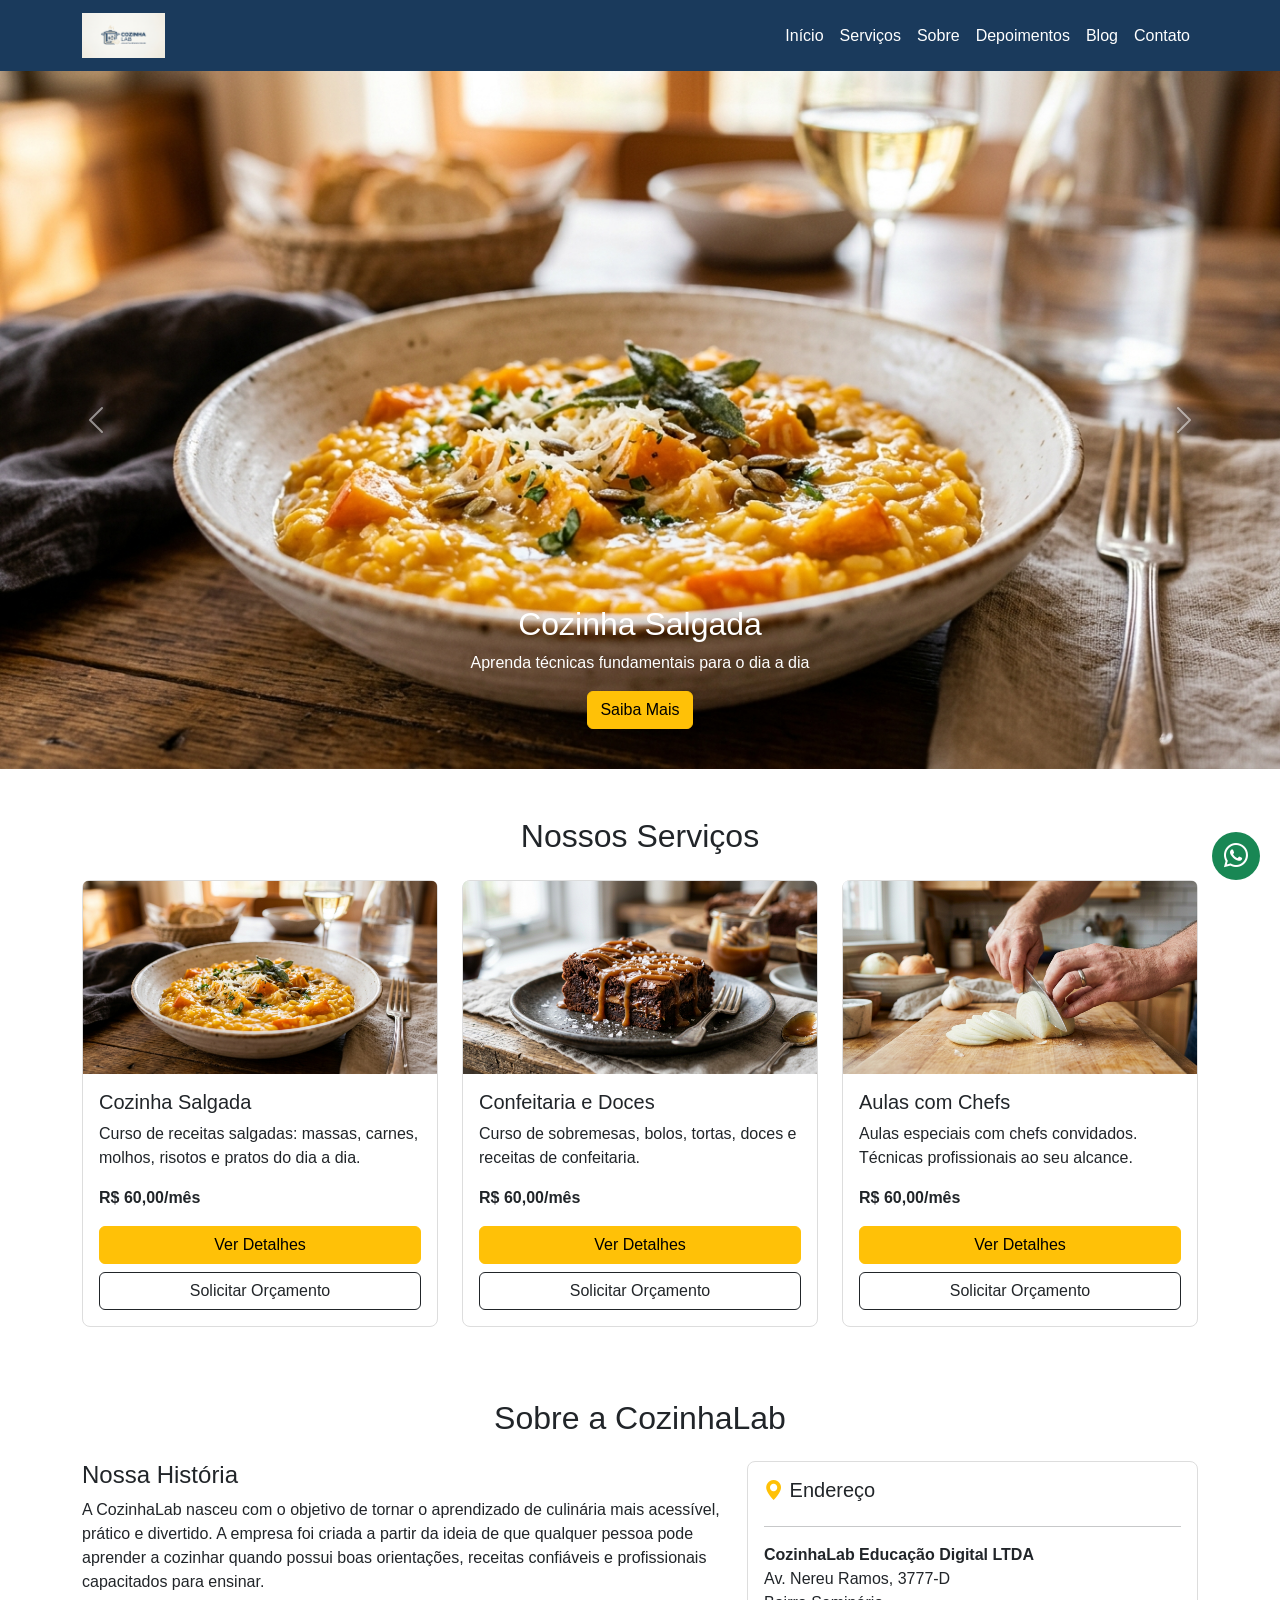
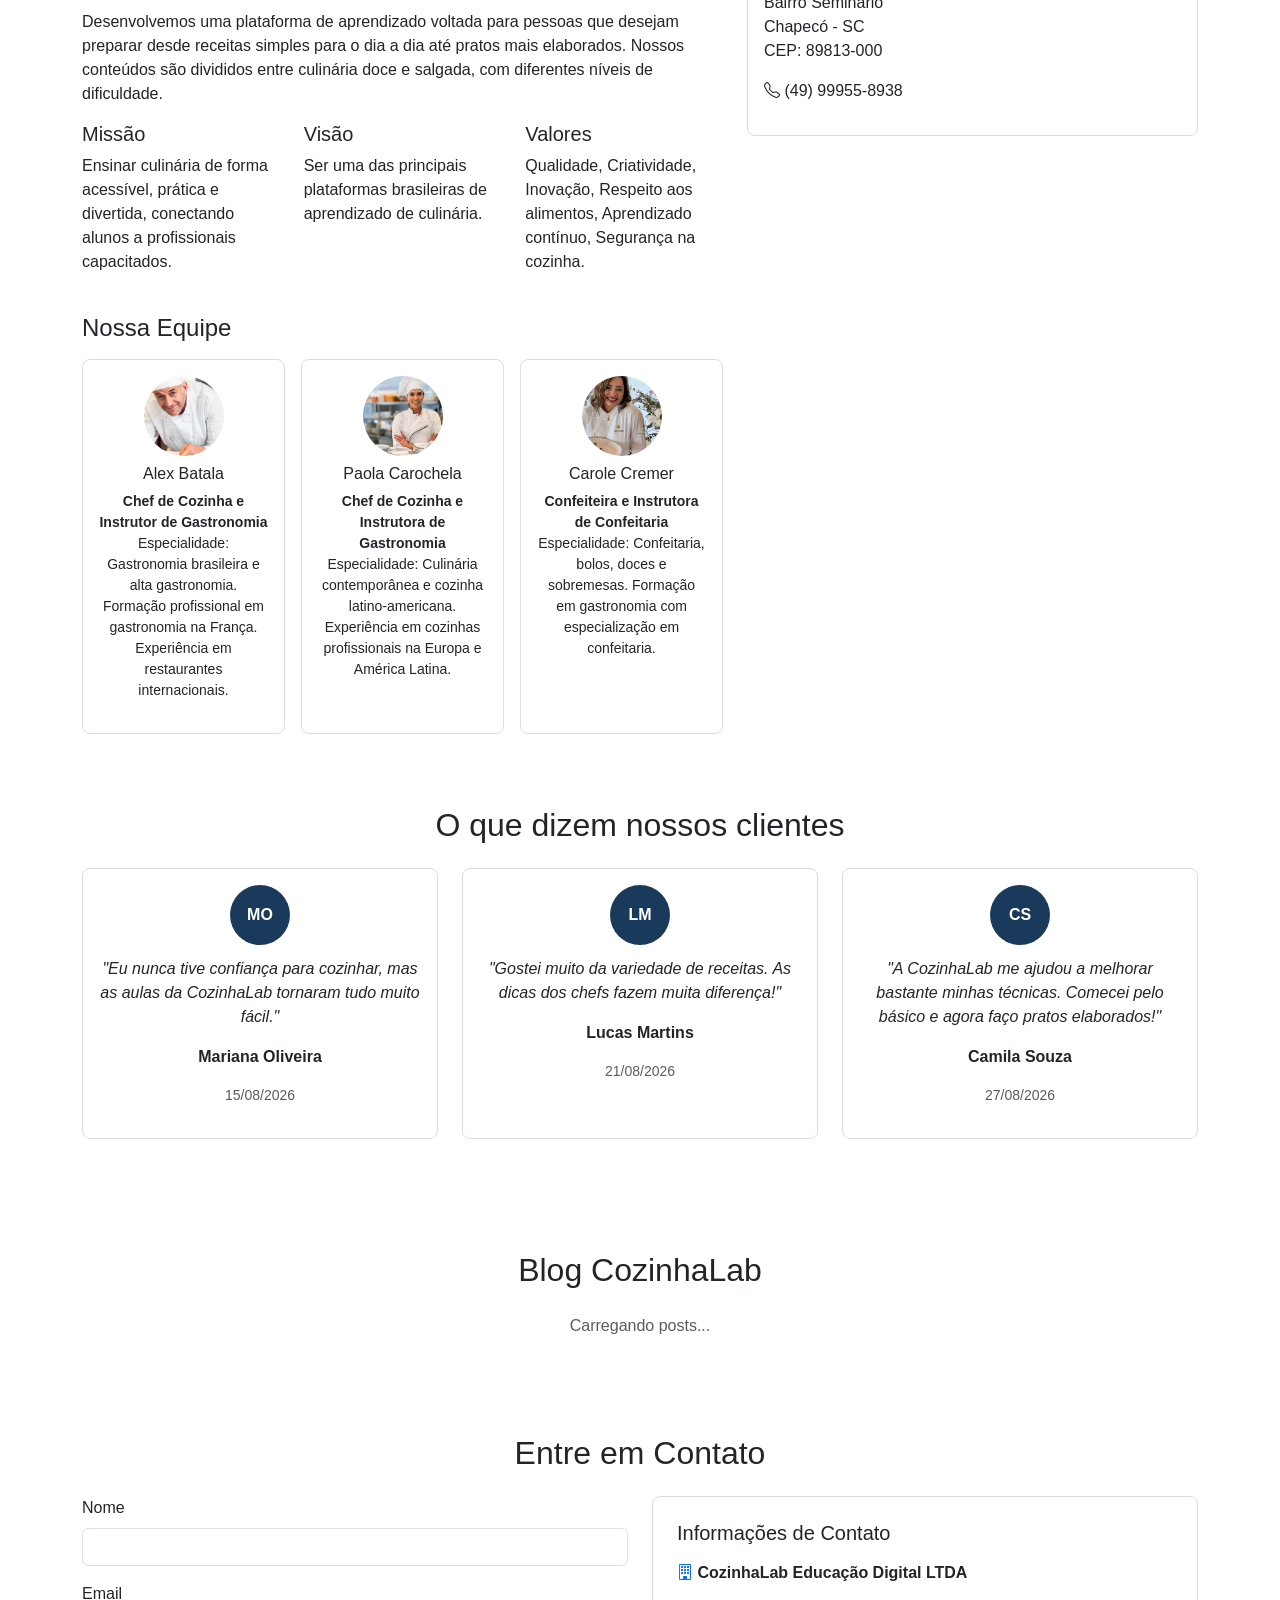
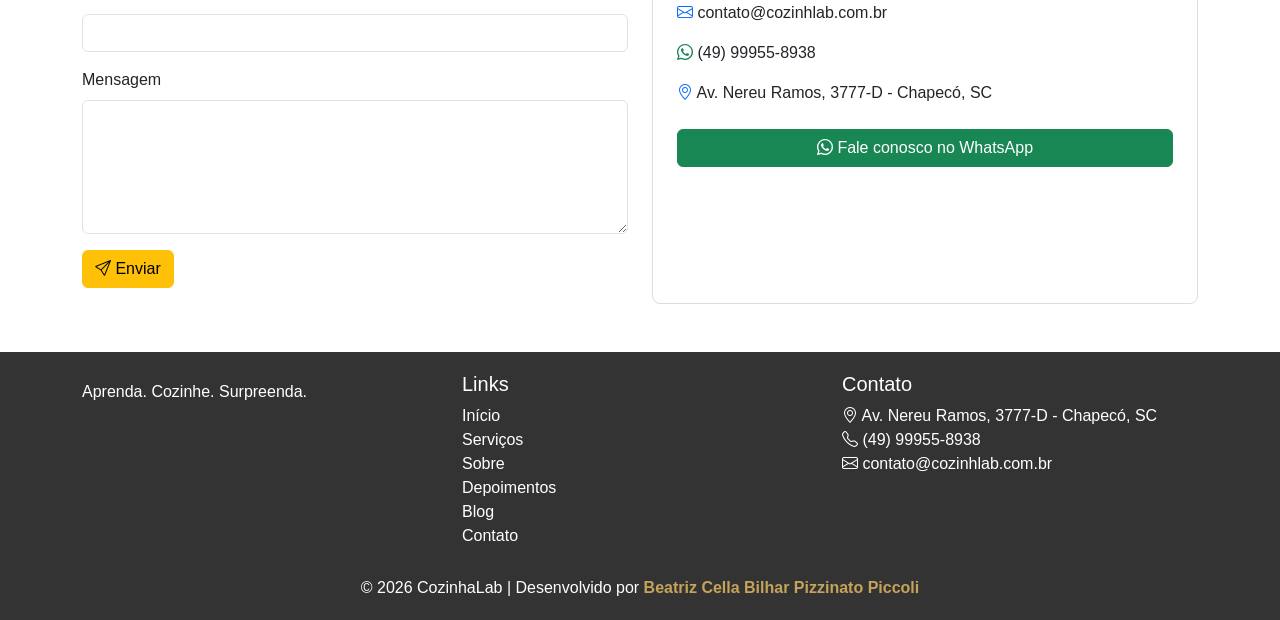
<file: cozinhalab/index.html>
<!DOCTYPE html>
<html lang="pt-BR">
<head>
  <meta charset="UTF-8">
  <meta name="viewport" content="width=device-width, initial-scale=1.0">
  <title>CozinhaLab - Aprenda. Cozinhe. Surpreenda.</title>
  <link href="https://cdn.jsdelivr.net/npm/bootstrap@5.3.0/dist/css/bootstrap.min.css" rel="stylesheet">
  <link href="https://cdn.jsdelivr.net/npm/bootstrap-icons@1.11.0/font/bootstrap-icons.css" rel="stylesheet">
  <link href="estilos.css" rel="stylesheet">
</head>
<body>

<nav class="navbar navbar-expand-lg navbar-dark" style="background-color:#1a3a5c;">
  <div class="container">
    <a class="navbar-brand" href="index.html">
      <img src="imagens/Logomarca.jpg" alt="CozinhaLab" height="45">
    </a>
    <button class="navbar-toggler" type="button" data-bs-toggle="collapse" data-bs-target="#menu">
      <span class="navbar-toggler-icon"></span>
    </button>
    <div class="collapse navbar-collapse" id="menu">
      <ul class="navbar-nav ms-auto">
        <li class="nav-item"><a class="nav-link" href="#inicio">Início</a></li>
        <li class="nav-item"><a class="nav-link" href="#servicos">Serviços</a></li>
        <li class="nav-item"><a class="nav-link" href="#sobre">Sobre</a></li>
        <li class="nav-item"><a class="nav-link" href="#depoimentos">Depoimentos</a></li>
        <li class="nav-item"><a class="nav-link" href="#blog">Blog</a></li>
        <li class="nav-item"><a class="nav-link" href="#contato">Contato</a></li>
      </ul>
    </div>
  </div>
</nav>

<div id="inicio">
  <div id="carrossel" class="carousel slide" data-bs-ride="carousel">
    <div class="carousel-inner">

      <div class="carousel-item active">
        <img src="imagens/Risoto.jpg" class="d-block w-100" alt="Cozinha Salgada">
        <div class="carousel-caption">
          <h2>Cozinha Salgada</h2>
          <p>Aprenda técnicas fundamentais para o dia a dia</p>
          <a href="servico1.html" class="btn btn-warning">Saiba Mais</a>
        </div>
      </div>

      <div class="carousel-item">
        <img src="imagens/Brownie.jpg" class="d-block w-100" alt="Confeitaria e Doces">
        <div class="carousel-caption">
          <h2>Confeitaria e Doces</h2>
          <p>Do básico ao avançado: sobremesas que surpreendem</p>
          <a href="servico2.html" class="btn btn-warning">Saiba Mais</a>
        </div>
      </div>

      <div class="carousel-item">
        <img src="imagens/Cebola.jpg" class="d-block w-100" alt="Aulas com Chefs">
        <div class="carousel-caption">
          <h2>Aulas com Chefs</h2>
          <p>Aprenda com profissionais da gastronomia</p>
          <a href="servico3.html" class="btn btn-warning">Saiba Mais</a>
        </div>
      </div>

    </div>

    <button class="carousel-control-prev" type="button" data-bs-target="#carrossel" data-bs-slide="prev">
      <span class="carousel-control-prev-icon"></span>
    </button>

    <button class="carousel-control-next" type="button" data-bs-target="#carrossel" data-bs-slide="next">
      <span class="carousel-control-next-icon"></span>
    </button>

  </div>
</div>

<section id="servicos" class="container py-5">
  <h2 class="text-center mb-4">Nossos Serviços</h2>

  <div class="row g-4">

    <div class="col-md-4">
      <div class="card h-100">
        <img src="imagens/Risoto.jpg" class="card-img-top" alt="Cozinha Salgada">
        <div class="card-body">
          <h5 class="card-title">Cozinha Salgada</h5>
          <p class="card-text">Curso de receitas salgadas: massas, carnes, molhos, risotos e pratos do dia a dia.</p>
          <p class="fw-bold">R$ 60,00/mês</p>
          <a href="servico1.html" class="btn btn-warning w-100 mb-2">Ver Detalhes</a>
          <a href="servico1.html#modalOrcamento" class="btn btn-outline-dark w-100">Solicitar Orçamento</a>
        </div>
      </div>
    </div>

    <div class="col-md-4">
      <div class="card h-100">
        <img src="imagens/Brownie.jpg" class="card-img-top" alt="Confeitaria e Doces">
        <div class="card-body">
          <h5 class="card-title">Confeitaria e Doces</h5>
          <p class="card-text">Curso de sobremesas, bolos, tortas, doces e receitas de confeitaria.</p>
          <p class="fw-bold">R$ 60,00/mês</p>
          <a href="servico2.html" class="btn btn-warning w-100 mb-2">Ver Detalhes</a>
          <a href="servico2.html#modalOrcamento" class="btn btn-outline-dark w-100">Solicitar Orçamento</a>
        </div>
      </div>
    </div>

    <div class="col-md-4">
      <div class="card h-100">
        <img src="imagens/Cebola.jpg" class="card-img-top" alt="Aulas com Chefs">
        <div class="card-body">
          <h5 class="card-title">Aulas com Chefs</h5>
          <p class="card-text">Aulas especiais com chefs convidados. Técnicas profissionais ao seu alcance.</p>
          <p class="fw-bold">R$ 60,00/mês</p>
          <a href="servico3.html" class="btn btn-warning w-100 mb-2">Ver Detalhes</a>
          <a href="servico3.html#modalOrcamento" class="btn btn-outline-dark w-100">Solicitar Orçamento</a>
        </div>
      </div>
    </div>

  </div>
</section>

<section id="sobre" class="container py-4">

  <h2 class="text-center mb-4">Sobre a CozinhaLab</h2>

  <div class="row">

    <div class="col-lg-7">

      <h4>Nossa História</h4>

      <p>A CozinhaLab nasceu com o objetivo de tornar o aprendizado de culinária mais acessível, prático e divertido. A empresa foi criada a partir da ideia de que qualquer pessoa pode aprender a cozinhar quando possui boas orientações, receitas confiáveis e profissionais capacitados para ensinar.</p>

      <p>Desenvolvemos uma plataforma de aprendizado voltada para pessoas que desejam preparar desde receitas simples para o dia a dia até pratos mais elaborados. Nossos conteúdos são divididos entre culinária doce e salgada, com diferentes níveis de dificuldade.</p>

      <div class="row mt-3">

        <div class="col-md-4">
          <h5>Missão</h5>
          <p>Ensinar culinária de forma acessível, prática e divertida, conectando alunos a profissionais capacitados.</p>
        </div>

        <div class="col-md-4">
          <h5>Visão</h5>
          <p>Ser uma das principais plataformas brasileiras de aprendizado de culinária.</p>
        </div>

        <div class="col-md-4">
          <h5>Valores</h5>
          <p>Qualidade, Criatividade, Inovação, Respeito aos alimentos, Aprendizado contínuo, Segurança na cozinha.</p>
        </div>

      </div>

      <h4 class="mt-4 mb-3">Nossa Equipe</h4>

      <div class="row g-3">

        <div class="col-md-4">
          <div class="card text-center h-100">
            <div class="card-body">

              <img src="imagens/ChefA.jpg" alt="Alex Batala" class="rounded-circle mb-2" width="80" height="80" style="object-fit:cover;">

              <h6>Alex Batala</h6>

              <p class="small">
                <strong>Chef de Cozinha e Instrutor de Gastronomia</strong><br>
                Especialidade: Gastronomia brasileira e alta gastronomia. Formação profissional em gastronomia na França. Experiência em restaurantes internacionais.
              </p>

            </div>
          </div>
        </div>

        <div class="col-md-4">
          <div class="card text-center h-100">
            <div class="card-body">

              <img src="imagens/ChefP.jpg" alt="Paola Carochela" class="rounded-circle mb-2" width="80" height="80" style="object-fit:cover;">

              <h6>Paola Carochela</h6>

              <p class="small">
                <strong>Chef de Cozinha e Instrutora de Gastronomia</strong><br>
                Especialidade: Culinária contemporânea e cozinha latino-americana. Experiência em cozinhas profissionais na Europa e América Latina.
              </p>

            </div>
          </div>
        </div>

        <div class="col-md-4">
          <div class="card text-center h-100">
            <div class="card-body">

              <img src="imagens/COnfeiteira.jpg" alt="Carole Cremer" class="rounded-circle mb-2" width="80" height="80" style="object-fit:cover;">

              <h6>Carole Cremer</h6>

              <p class="small">
                <strong>Confeiteira e Instrutora de Confeitaria</strong><br>
                Especialidade: Confeitaria, bolos, doces e sobremesas. Formação em gastronomia com especialização em confeitaria.
              </p>

            </div>
          </div>
        </div>

      </div>
    </div>

    <div class="col-lg-5">

      <div class="card p-3 mb-3">

        <h5><i class="bi bi-geo-alt-fill text-warning"></i> Endereço</h5>

        <hr>

        <p>
          <strong>CozinhaLab Educação Digital LTDA</strong><br>
          Av. Nereu Ramos, 3777-D<br>
          Bairro Seminário<br>
          Chapecó - SC<br>
          CEP: 89813-000
        </p>

        <p><i class="bi bi-telephone"></i> (49) 99955-8938</p>

      </div>

      <div class="mapa">
        <iframe src="https://maps.google.com/maps?q=Avenida%20Nereu%20Ramos%2C%203777%2C%20Chapec%C3%B3%2C%20SC&output=embed" allowfullscreen loading="lazy"></iframe>
      </div>

    </div>
  </div>
</section>

<section id="depoimentos" class="container py-5">

  <h2 class="text-center mb-4">O que dizem nossos clientes</h2>

  <div class="row g-4">

    <div class="col-md-4 mb-3">
      <div class="card text-center h-100">
        <div class="card-body">
          <div class="depoimento-foto">MO</div>
          <p class="fst-italic">"Eu nunca tive confiança para cozinhar, mas as aulas da CozinhaLab tornaram tudo muito fácil."</p>
          <p class="fw-bold">Mariana Oliveira</p>
          <p class="text-muted small">15/08/2026</p>
        </div>
      </div>
    </div>

    <div class="col-md-4 mb-3">
      <div class="card text-center h-100">
        <div class="card-body">
          <div class="depoimento-foto">LM</div>
          <p class="fst-italic">"Gostei muito da variedade de receitas. As dicas dos chefs fazem muita diferença!"</p>
          <p class="fw-bold">Lucas Martins</p>
          <p class="text-muted small">21/08/2026</p>
        </div>
      </div>
    </div>

    <div class="col-md-4 mb-3">
      <div class="card text-center h-100">
        <div class="card-body">
          <div class="depoimento-foto">CS</div>
          <p class="fst-italic">"A CozinhaLab me ajudou a melhorar bastante minhas técnicas. Comecei pelo básico e agora faço pratos elaborados!"</p>
          <p class="fw-bold">Camila Souza</p>
          <p class="text-muted small">27/08/2026</p>
        </div>
      </div>
    </div>

  </div>
</section>

<section id="blog" class="container py-5">

  <h2 class="text-center mb-4">Blog CozinhaLab</h2>

  <div class="row g-4" id="blog-posts">
    <div class="col-12 text-center text-muted">Carregando posts...</div>
  </div>

</section>

<section id="contato" class="container py-5">

  <h2 class="text-center mb-4">Entre em Contato</h2>

  <div class="row g-4">

    <div class="col-lg-6">

      <form id="formContato" action="contato-inserir.php" method="post">

        <div class="mb-3">
          <label class="form-label">Nome</label>
          <input name="nome" maxlength="100" type="text" class="form-control" required>
        </div>

        <div class="mb-3">
          <label class="form-label">Email</label>
          <input name="email" maxlength="150" type="email" class="form-control" required>
        </div>

        <div class="mb-3">
          <label class="form-label">Mensagem</label>
          <textarea name="mensagem" maxlength="5000" class="form-control" rows="5" required></textarea>
        </div>

        <button type="submit" class="btn btn-warning">
          <i class="bi bi-send"></i> Enviar
        </button>

        <div id="mensagem-contato" class="mt-3"></div>

      </form>

    </div>

    <div class="col-lg-6">

      <div class="card p-4 h-100">

        <h5 class="mb-3">Informações de Contato</h5>

        <p><i class="bi bi-building text-primary"></i> <strong>CozinhaLab Educação Digital LTDA</strong></p>

        <p><i class="bi bi-envelope text-primary"></i> contato@cozinhlab.com.br</p>

        <p><i class="bi bi-whatsapp text-success"></i> (49) 99955-8938</p>

        <p><i class="bi bi-geo-alt text-primary"></i> Av. Nereu Ramos, 3777-D - Chapecó, SC</p>

        <a href="https://wa.me/554999558938?text=Ol%C3%A1!%20Vim%20pelo%20site%20da%20CozinhaLab" target="_blank" class="btn btn-success w-100 mt-2">
          <i class="bi bi-whatsapp"></i> Fale conosco no WhatsApp
        </a>

      </div>
    </div>

  </div>
</section>

<a href="https://wa.me/554999558938?text=Ol%C3%A1!%20Vim%20pelo%20site%20da%20CozinhaLab" target="_blank" class="btn-whatsapp-float">
  <i class="bi bi-whatsapp"></i>
</a>

<footer class="footer">

  <div class="container">

    <div class="row">

      <div class="col-md-4">
        <p class="mt-2">Aprenda. Cozinhe. Surpreenda.</p>
      </div>

      <div class="col-md-4">

        <h5>Links</h5>

        <ul class="list-unstyled">
          <li><a href="#inicio">Início</a></li>
          <li><a href="#servicos">Serviços</a></li>
          <li><a href="#sobre">Sobre</a></li>
          <li><a href="#depoimentos">Depoimentos</a></li>
          <li><a href="#blog">Blog</a></li>
          <li><a href="#contato">Contato</a></li>
        </ul>

      </div>

      <div class="col-md-4">

        <h5>Contato</h5>

        <ul class="list-unstyled">
          <li><i class="bi bi-geo-alt"></i> Av. Nereu Ramos, 3777-D - Chapecó, SC</li>
          <li><i class="bi bi-telephone"></i> (49) 99955-8938</li>
          <li><i class="bi bi-envelope"></i> contato@cozinhlab.com.br</li>
        </ul>

      </div>

    </div>
  </div>

  <div class="footer-bottom">
    <p class="mb-0">&copy; 2026 CozinhaLab | Desenvolvido por <strong style="color:#c5a35a;">Beatriz Cella Bilhar Pizzinato Piccoli</strong></p>
  </div>

</footer>

<script src="https://cdn.jsdelivr.net/npm/bootstrap@5.3.0/dist/js/bootstrap.bundle.min.js"></script>
<script src="integracao.js"></script>

</body>
</html>
</file>
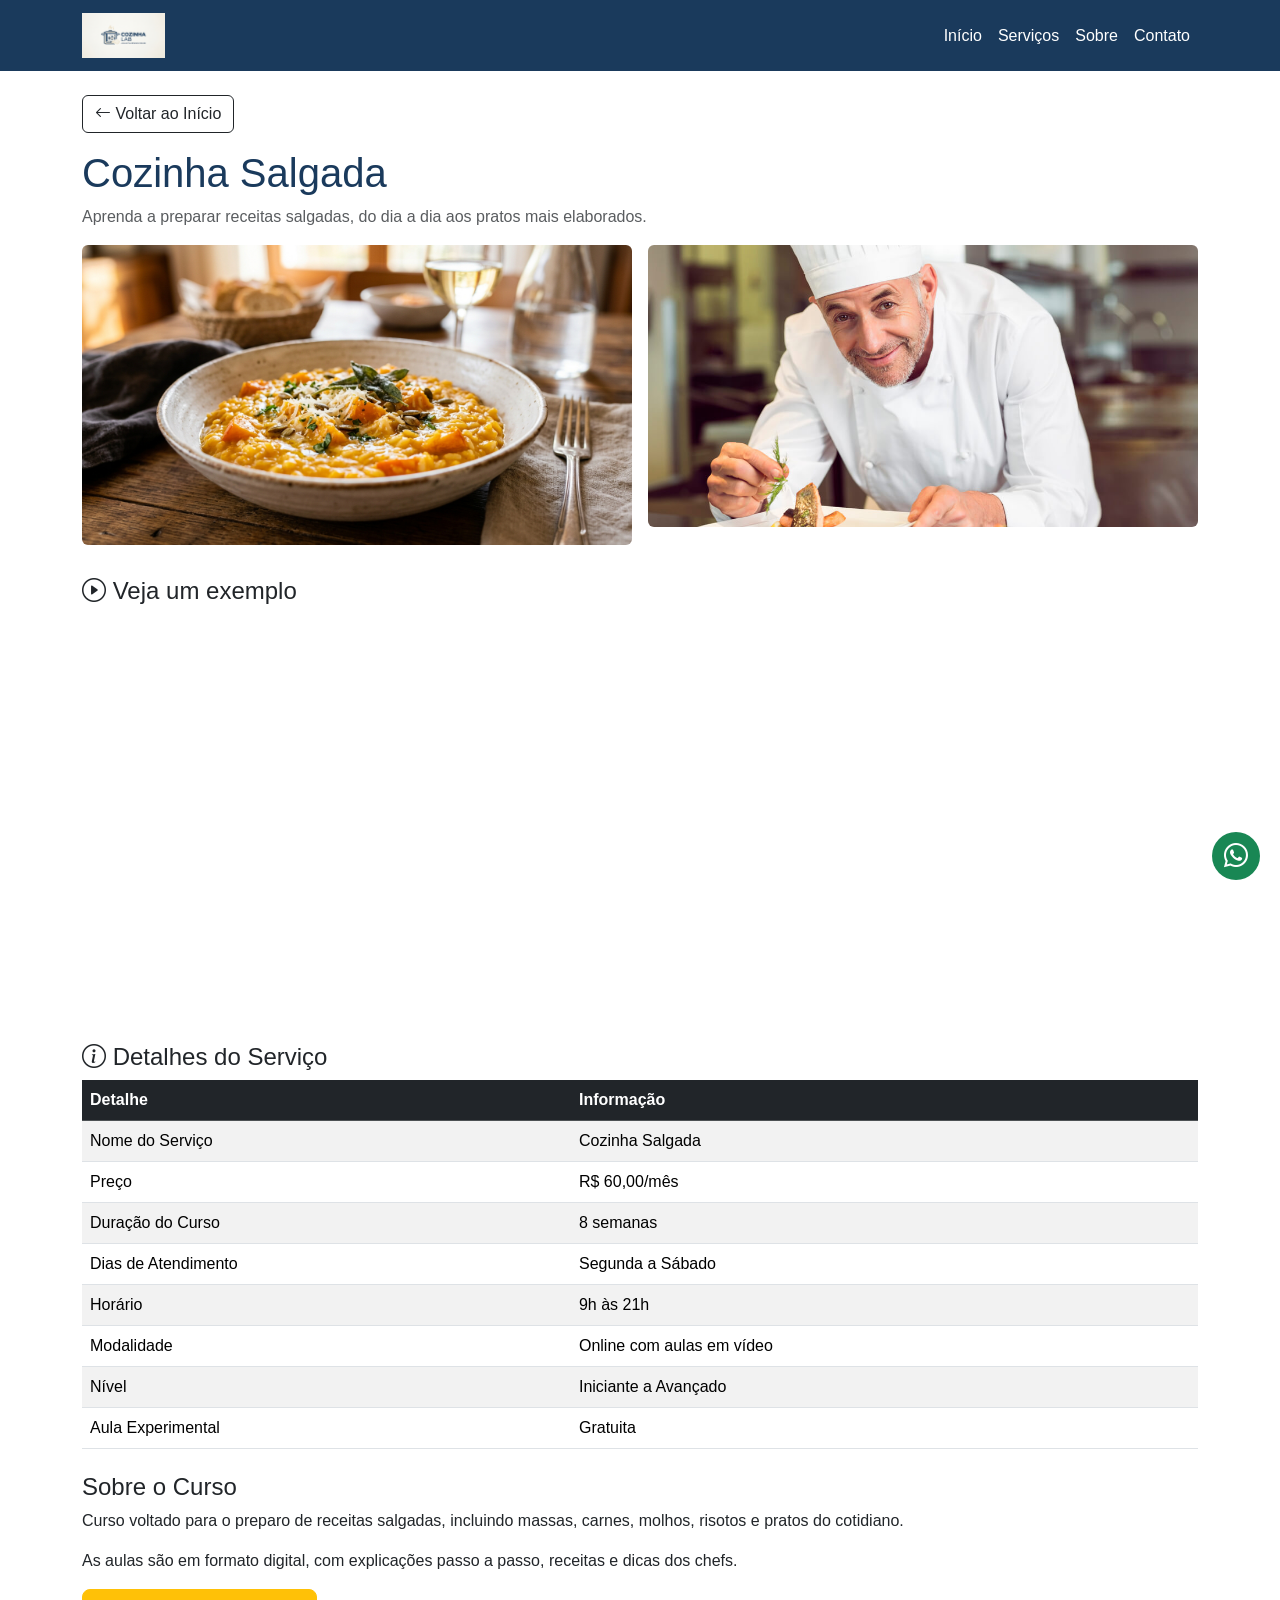
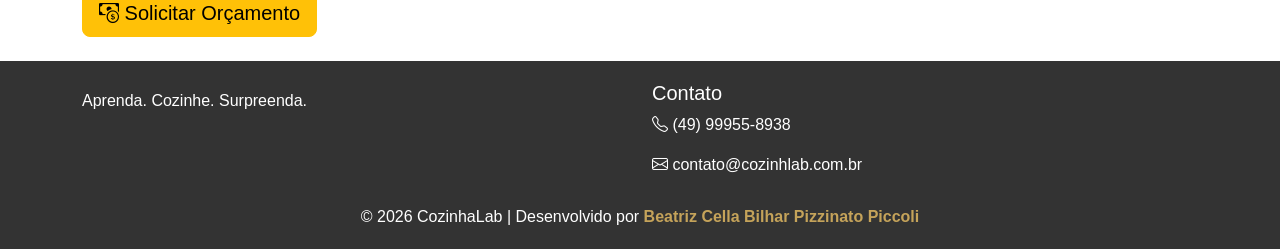
<file: cozinhalab/servico1.html>
<!DOCTYPE html>
<html lang="pt-BR">
<head>
  <meta charset="UTF-8">
  <meta name="viewport" content="width=device-width, initial-scale=1.0">
  <title>Cozinha Salgada - CozinhaLab</title>

  <link href="https://cdn.jsdelivr.net/npm/bootstrap@5.3.0/dist/css/bootstrap.min.css" rel="stylesheet">
  <link href="https://cdn.jsdelivr.net/npm/bootstrap-icons@1.11.0/font/bootstrap-icons.css" rel="stylesheet">
  <link href="estilos.css" rel="stylesheet">
</head>

<body>

<nav class="navbar navbar-expand-lg navbar-dark" style="background-color:#1a3a5c;">

  <div class="container">

    <a class="navbar-brand" href="index.html">
      <img src="imagens/Logomarca.jpg" alt="CozinhaLab" height="45">
    </a>

    <button class="navbar-toggler" type="button" data-bs-toggle="collapse" data-bs-target="#menu">
      <span class="navbar-toggler-icon"></span>
    </button>

    <div class="collapse navbar-collapse" id="menu">
      <ul class="navbar-nav ms-auto">
        <li class="nav-item"><a class="nav-link" href="index.html#inicio">Início</a></li>
        <li class="nav-item"><a class="nav-link" href="index.html#servicos">Serviços</a></li>
        <li class="nav-item"><a class="nav-link" href="index.html#sobre">Sobre</a></li>
        <li class="nav-item"><a class="nav-link" href="index.html#contato">Contato</a></li>
      </ul>
    </div>

  </div>

</nav>

<div class="container my-4">

  <a href="index.html" class="btn btn-outline-dark mb-3">
    <i class="bi bi-arrow-left"></i> Voltar ao Início
  </a>

  <h1 style="color:#1a3a5c;">Cozinha Salgada</h1>

  <p class="text-muted">Aprenda a preparar receitas salgadas, do dia a dia aos pratos mais elaborados.</p>

  <div class="row g-3 mb-4">

    <div class="col-md-6">
      <img src="imagens/Risoto.jpg" class="img-fluid rounded w-100 mb-2" alt="Risoto de abóbora">
    </div>

    <div class="col-md-6">
      <img src="imagens/ChefA.jpg" class="img-fluid rounded w-100 mb-2" alt="Chef preparando prato">
    </div>

  </div>

  <h4><i class="bi bi-play-circle"></i> Veja um exemplo</h4>

  <div class="video-container mb-4">
    <iframe src="https://www.youtube.com/embed/Mxc3RQE4yAg" title="Cozinha Salgada" allowfullscreen></iframe>
  </div>

  <h4><i class="bi bi-info-circle"></i> Detalhes do Serviço</h4>

  <table class="table table-striped mb-4">

    <thead class="table-dark">
      <tr>
        <th>Detalhe</th>
        <th>Informação</th>
      </tr>
    </thead>

    <tbody>
      <tr><td>Nome do Serviço</td><td>Cozinha Salgada</td></tr>
      <tr><td>Preço</td><td>R$ 60,00/mês</td></tr>
      <tr><td>Duração do Curso</td><td>8 semanas</td></tr>
      <tr><td>Dias de Atendimento</td><td>Segunda a Sábado</td></tr>
      <tr><td>Horário</td><td>9h às 21h</td></tr>
      <tr><td>Modalidade</td><td>Online com aulas em vídeo</td></tr>
      <tr><td>Nível</td><td>Iniciante a Avançado</td></tr>
      <tr><td>Aula Experimental</td><td>Gratuita</td></tr>
    </tbody>

  </table>

  <h4>Sobre o Curso</h4>

  <p>Curso voltado para o preparo de receitas salgadas, incluindo massas, carnes, molhos, risotos e pratos do cotidiano.</p>

  <p>As aulas são em formato digital, com explicações passo a passo, receitas e dicas dos chefs.</p>

  <button type="button" class="btn btn-warning btn-lg" data-bs-toggle="modal" data-bs-target="#modalOrcamento">
    <i class="bi bi-cash-coin"></i> Solicitar Orçamento
  </button>

</div>

<div class="modal fade" id="modalOrcamento" tabindex="-1">

  <div class="modal-dialog">

    <div class="modal-content">

      <div class="modal-header bg-dark text-white">

        <h5 class="modal-title">
          <i class="bi bi-cash-coin"></i> Solicitar Orçamento - Cozinha Salgada
        </h5>

        <button type="button" class="btn-close btn-close-white" data-bs-dismiss="modal"></button>

      </div>

      <div class="modal-body">

        <form id="formOrcamento" action="orcamento-inserir.php" method="post">

          <input type="hidden" name="servico" value="Cozinha Salgada">

          <div class="mb-2">
            <label class="form-label">Nome</label>
            <input name="nome" maxlength="100" type="text" class="form-control" required>
          </div>

          <div class="mb-2">
            <label class="form-label">E-mail</label>
            <input name="email" maxlength="150" type="email" class="form-control" required>
          </div>

          <div class="mb-2">
            <label class="form-label">Telefone</label>
            <input name="telefone" maxlength="20" type="tel" class="form-control" placeholder="(00) 00000-0000" required>
          </div>

          <div class="mb-2">
            <label class="form-label">Endereço</label>
            <input name="endereco" maxlength="200" type="text" class="form-control" required>
          </div>

          <div class="row">

            <div class="col-8 mb-2">
              <label class="form-label">Cidade</label>
              <input name="cidade" maxlength="100" type="text" class="form-control" required>
            </div>

            <div class="col-4 mb-2">
              <label class="form-label">UF</label>
              <input name="uf" type="text" class="form-control" maxlength="2" required>
            </div>

          </div>

          <div class="mb-2">
            <label class="form-label">Data desejada</label>
            <input name="data_desejada" type="date" class="form-control" required>
          </div>

          <div class="mb-2">
            <label class="form-label">Observações</label>
            <textarea name="observacoes" maxlength="2000" class="form-control" rows="3"></textarea>
          </div>

        </form>

        <div id="mensagem-orcamento" class="mt-2"></div>

      </div>

      <div class="modal-footer">

        <button type="button" class="btn btn-secondary" data-bs-dismiss="modal">Cancelar</button>

        <button type="submit" form="formOrcamento" class="btn btn-warning">Enviar</button>

      </div>

    </div>

  </div>

</div>

<a href="https://wa.me/554999558938?text=Ol%C3%A1!%20Vim%20pelo%20site%20da%20CozinhaLab" target="_blank" class="btn-whatsapp-float">
  <i class="bi bi-whatsapp"></i>
</a>

<footer class="footer">

  <div class="container">

    <div class="row">

      <div class="col-md-6">
        <p class="mt-2">Aprenda. Cozinhe. Surpreenda.</p>
      </div>

      <div class="col-md-6">
        <h5>Contato</h5>
        <p><i class="bi bi-telephone"></i> (49) 99955-8938</p>
        <p><i class="bi bi-envelope"></i> contato@cozinhlab.com.br</p>
      </div>

    </div>

  </div>

  <div class="footer-bottom">
    <p class="mb-0">&copy; 2026 CozinhaLab | Desenvolvido por <strong style="color:#c5a35a;">Beatriz Cella Bilhar Pizzinato Piccoli</strong></p>
  </div>

</footer>

<script src="https://cdn.jsdelivr.net/npm/bootstrap@5.3.0/dist/js/bootstrap.bundle.min.js"></script>
<script src="integracao.js"></script>

</body>
</html>
</file>
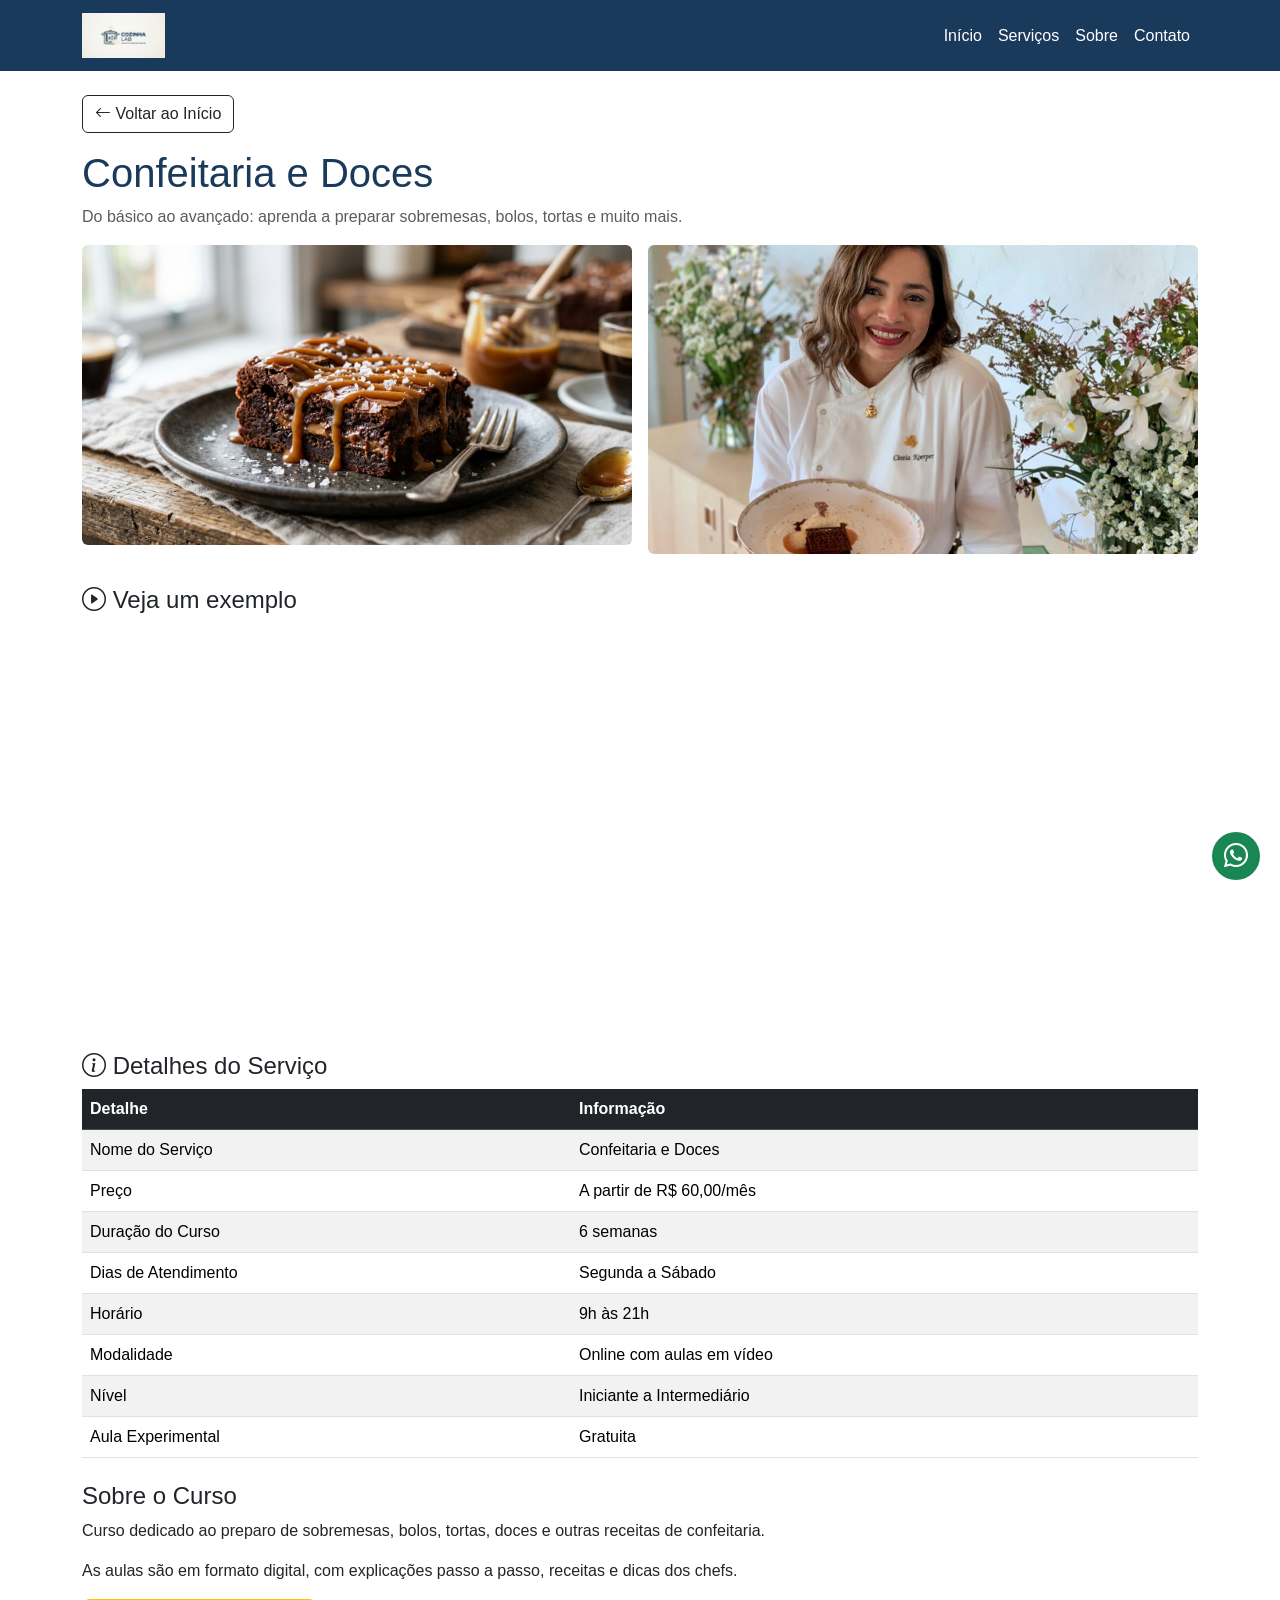
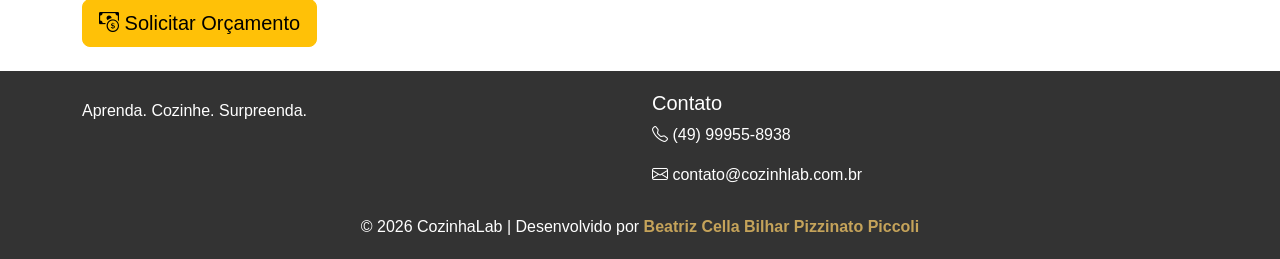
<file: cozinhalab/servico2.html>
<!DOCTYPE html>
<html lang="pt-BR">
<head>
  <meta charset="UTF-8">
  <meta name="viewport" content="width=device-width, initial-scale=1.0">
  <title>Confeitaria e Doces - CozinhaLab</title>

  <link href="https://cdn.jsdelivr.net/npm/bootstrap@5.3.0/dist/css/bootstrap.min.css" rel="stylesheet">
  <link href="https://cdn.jsdelivr.net/npm/bootstrap-icons@1.11.0/font/bootstrap-icons.css" rel="stylesheet">
  <link href="estilos.css" rel="stylesheet">
</head>

<body>

<nav class="navbar navbar-expand-lg navbar-dark" style="background-color:#1a3a5c;">

  <div class="container">

    <a class="navbar-brand" href="index.html">
      <img src="imagens/Logomarca.jpg" alt="CozinhaLab" height="45">
    </a>

    <button class="navbar-toggler" type="button" data-bs-toggle="collapse" data-bs-target="#menu">
      <span class="navbar-toggler-icon"></span>
    </button>

    <div class="collapse navbar-collapse" id="menu">

      <ul class="navbar-nav ms-auto">
        <li class="nav-item"><a class="nav-link" href="index.html#inicio">Início</a></li>
        <li class="nav-item"><a class="nav-link" href="index.html#servicos">Serviços</a></li>
        <li class="nav-item"><a class="nav-link" href="index.html#sobre">Sobre</a></li>
        <li class="nav-item"><a class="nav-link" href="index.html#contato">Contato</a></li>
      </ul>

    </div>

  </div>

</nav>

<div class="container my-4">

  <a href="index.html" class="btn btn-outline-dark mb-3">
    <i class="bi bi-arrow-left"></i> Voltar ao Início
  </a>

  <h1 style="color:#1a3a5c;">Confeitaria e Doces</h1>

  <p class="text-muted">Do básico ao avançado: aprenda a preparar sobremesas, bolos, tortas e muito mais.</p>

  <div class="row g-3 mb-4">

    <div class="col-md-6">
      <img src="imagens/Brownie.jpg" class="img-fluid rounded w-100 mb-2" alt="Brownie de chocolate">
    </div>

    <div class="col-md-6">
      <img src="imagens/COnfeiteira.jpg" class="img-fluid rounded w-100 mb-2" alt="Confeiteira">
    </div>

  </div>

  <h4><i class="bi bi-play-circle"></i> Veja um exemplo</h4>

  <div class="video-container mb-4">
    <iframe src="https://www.youtube.com/embed/wUikbrIKM2E" title="Confeitaria e Doces" allowfullscreen></iframe>
  </div>

  <h4><i class="bi bi-info-circle"></i> Detalhes do Serviço</h4>

  <table class="table table-striped mb-4">

    <thead class="table-dark">
      <tr>
        <th>Detalhe</th>
        <th>Informação</th>
      </tr>
    </thead>

    <tbody>
      <tr><td>Nome do Serviço</td><td>Confeitaria e Doces</td></tr>
      <tr><td>Preço</td><td>A partir de R$ 60,00/mês</td></tr>
      <tr><td>Duração do Curso</td><td>6 semanas</td></tr>
      <tr><td>Dias de Atendimento</td><td>Segunda a Sábado</td></tr>
      <tr><td>Horário</td><td>9h às 21h</td></tr>
      <tr><td>Modalidade</td><td>Online com aulas em vídeo</td></tr>
      <tr><td>Nível</td><td>Iniciante a Intermediário</td></tr>
      <tr><td>Aula Experimental</td><td>Gratuita</td></tr>
    </tbody>

  </table>

  <h4>Sobre o Curso</h4>

  <p>Curso dedicado ao preparo de sobremesas, bolos, tortas, doces e outras receitas de confeitaria.</p>

  <p>As aulas são em formato digital, com explicações passo a passo, receitas e dicas dos chefs.</p>

  <button type="button" class="btn btn-warning btn-lg" data-bs-toggle="modal" data-bs-target="#modalOrcamento">
    <i class="bi bi-cash-coin"></i> Solicitar Orçamento
  </button>

</div>

<div class="modal fade" id="modalOrcamento" tabindex="-1">

  <div class="modal-dialog">

    <div class="modal-content">

      <div class="modal-header bg-dark text-white">

        <h5 class="modal-title">
          <i class="bi bi-cash-coin"></i> Solicitar Orçamento - Confeitaria e Doces
        </h5>

        <button type="button" class="btn-close btn-close-white" data-bs-dismiss="modal"></button>

      </div>

      <div class="modal-body">

        <form id="formOrcamento" action="orcamento-inserir.php" method="post">

          <input type="hidden" name="servico" value="Confeitaria e Doces">

          <div class="mb-2">
            <label class="form-label">Nome</label>
            <input name="nome" maxlength="100" type="text" class="form-control" required>
          </div>

          <div class="mb-2">
            <label class="form-label">E-mail</label>
            <input name="email" maxlength="150" type="email" class="form-control" required>
          </div>

          <div class="mb-2">
            <label class="form-label">Telefone</label>
            <input name="telefone" maxlength="20" type="tel" class="form-control" placeholder="(00) 00000-0000" required>
          </div>

          <div class="mb-2">
            <label class="form-label">Endereço</label>
            <input name="endereco" maxlength="200" type="text" class="form-control" required>
          </div>

          <div class="row">

            <div class="col-8 mb-2">
              <label class="form-label">Cidade</label>
              <input name="cidade" maxlength="100" type="text" class="form-control" required>
            </div>

            <div class="col-4 mb-2">
              <label class="form-label">UF</label>
              <input name="uf" type="text" class="form-control" maxlength="2" required>
            </div>

          </div>

          <div class="mb-2">
            <label class="form-label">Data desejada</label>
            <input name="data_desejada" type="date" class="form-control" required>
          </div>

          <div class="mb-2">
            <label class="form-label">Observações</label>
            <textarea name="observacoes" maxlength="2000" class="form-control" rows="3"></textarea>
          </div>

        </form>

        <div id="mensagem-orcamento" class="mt-2"></div>

      </div>

      <div class="modal-footer">

        <button type="button" class="btn btn-secondary" data-bs-dismiss="modal">Cancelar</button>

        <button type="submit" form="formOrcamento" class="btn btn-warning">Enviar</button>

      </div>

    </div>

  </div>

</div>

<a href="https://wa.me/554999558938?text=Ol%C3%A1!%20Vim%20pelo%20site%20da%20CozinhaLab" target="_blank" class="btn-whatsapp-float">
  <i class="bi bi-whatsapp"></i>
</a>

<footer class="footer">

  <div class="container">

    <div class="row">

      <div class="col-md-6">
        <p class="mt-2">Aprenda. Cozinhe. Surpreenda.</p>
      </div>

      <div class="col-md-6">
        <h5>Contato</h5>
        <p><i class="bi bi-telephone"></i> (49) 99955-8938</p>
        <p><i class="bi bi-envelope"></i> contato@cozinhlab.com.br</p>
      </div>

    </div>

  </div>

  <div class="footer-bottom">
    <p class="mb-0">&copy; 2026 CozinhaLab | Desenvolvido por <strong style="color:#c5a35a;">Beatriz Cella Bilhar Pizzinato Piccoli</strong></p>
  </div>

</footer>

<script src="https://cdn.jsdelivr.net/npm/bootstrap@5.3.0/dist/js/bootstrap.bundle.min.js"></script>
<script src="integracao.js"></script>

</body>
</html>
</file>
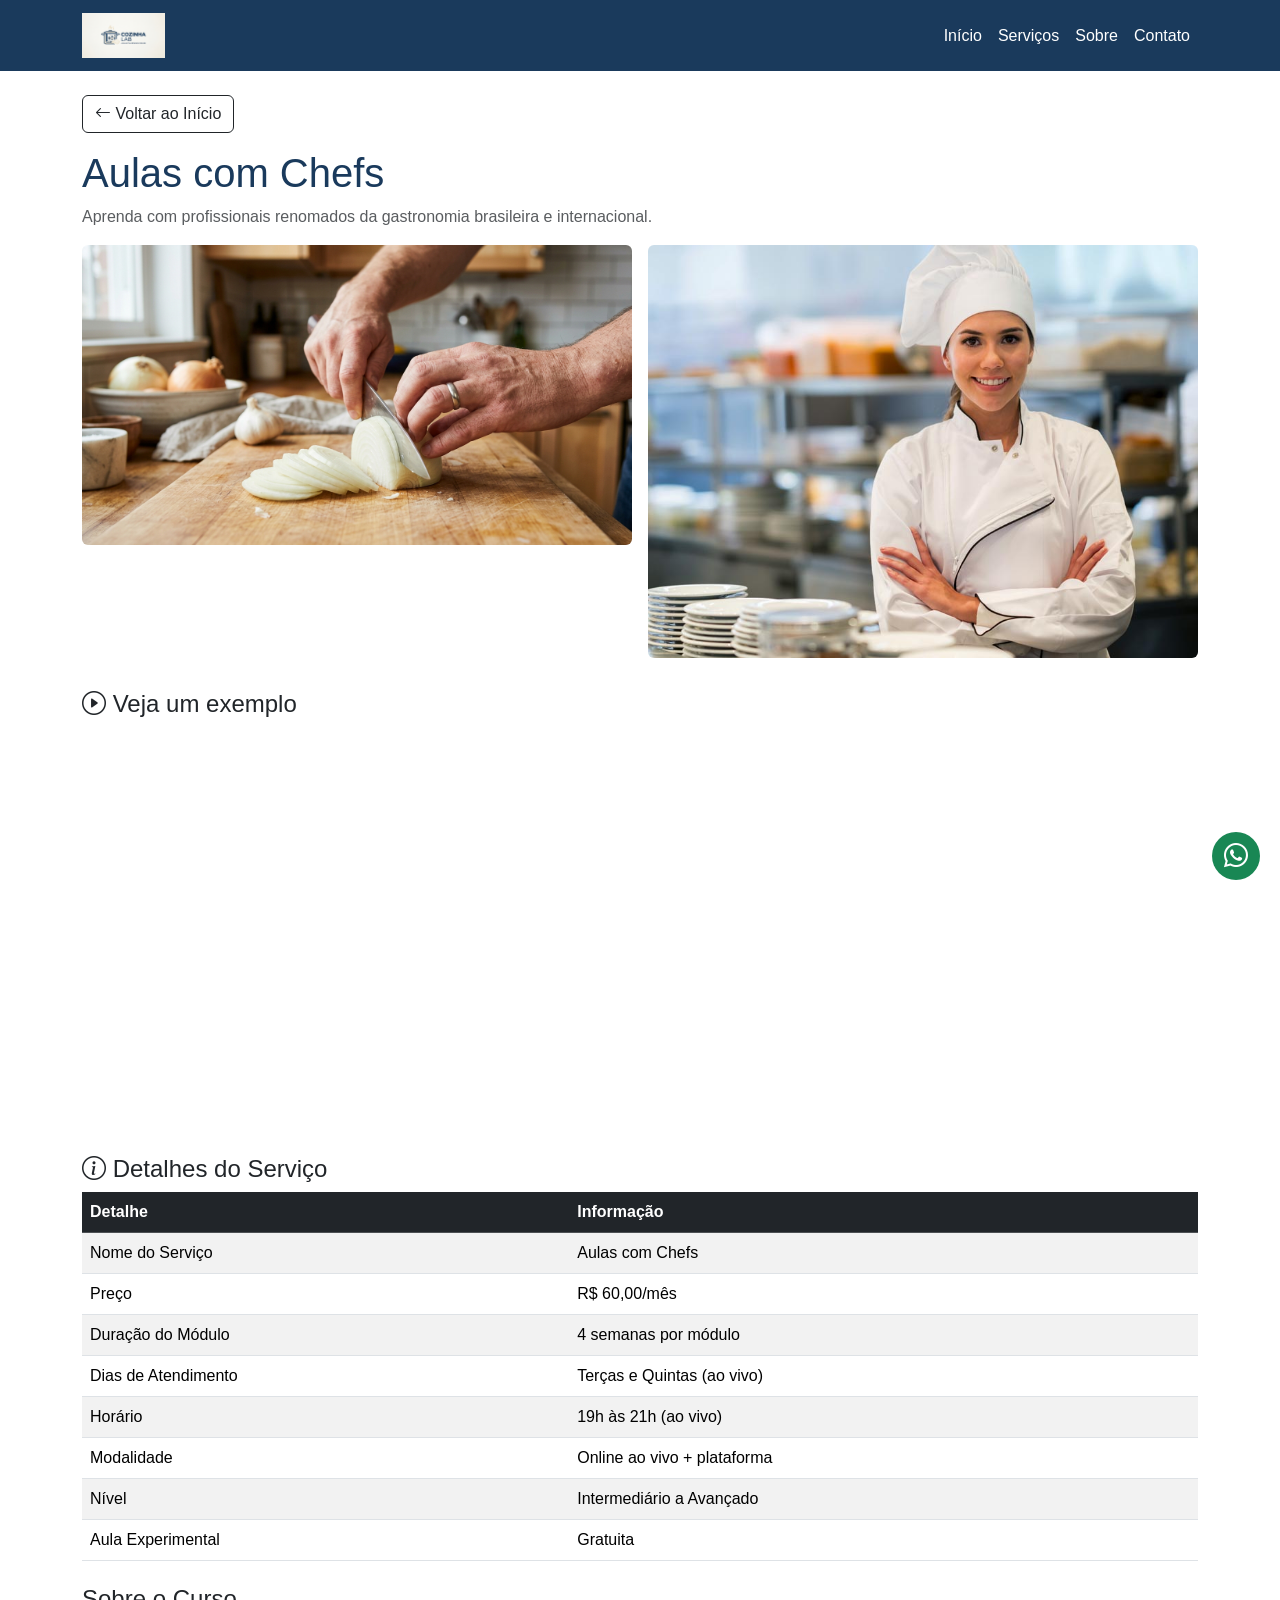
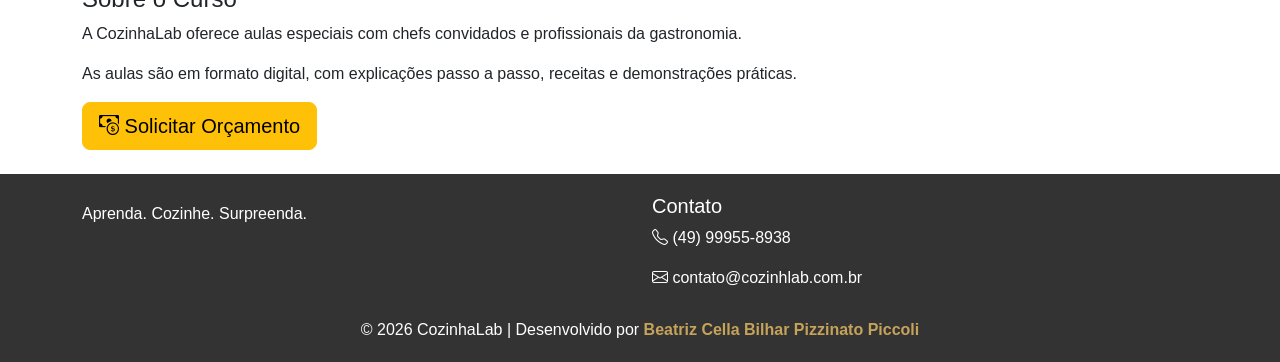
<file: cozinhalab/servico3.html>
<!DOCTYPE html>
<html lang="pt-BR">
<head>
  <meta charset="UTF-8">
  <meta name="viewport" content="width=device-width, initial-scale=1.0">
  <title>Aulas com Chefs - CozinhaLab</title>

  <link href="https://cdn.jsdelivr.net/npm/bootstrap@5.3.0/dist/css/bootstrap.min.css" rel="stylesheet">
  <link href="https://cdn.jsdelivr.net/npm/bootstrap-icons@1.11.0/font/bootstrap-icons.css" rel="stylesheet">
  <link href="estilos.css" rel="stylesheet">
</head>

<body>

<nav class="navbar navbar-expand-lg navbar-dark" style="background-color:#1a3a5c;">

  <div class="container">

    <a class="navbar-brand" href="index.html">
      <img src="imagens/Logomarca.jpg" alt="CozinhaLab" height="45">
    </a>

    <button class="navbar-toggler" type="button" data-bs-toggle="collapse" data-bs-target="#menu">
      <span class="navbar-toggler-icon"></span>
    </button>

    <div class="collapse navbar-collapse" id="menu">

      <ul class="navbar-nav ms-auto">
        <li class="nav-item"><a class="nav-link" href="index.html#inicio">Início</a></li>
        <li class="nav-item"><a class="nav-link" href="index.html#servicos">Serviços</a></li>
        <li class="nav-item"><a class="nav-link" href="index.html#sobre">Sobre</a></li>
        <li class="nav-item"><a class="nav-link" href="index.html#contato">Contato</a></li>
      </ul>

    </div>

  </div>

</nav>

<div class="container my-4">

  <a href="index.html" class="btn btn-outline-dark mb-3">
    <i class="bi bi-arrow-left"></i> Voltar ao Início
  </a>

  <h1 style="color:#1a3a5c;">Aulas com Chefs</h1>

  <p class="text-muted">Aprenda com profissionais renomados da gastronomia brasileira e internacional.</p>

  <div class="row g-3 mb-4">

    <div class="col-md-6">
      <img src="imagens/Cebola.jpg" class="img-fluid rounded w-100 mb-2" alt="Técnica de corte">
    </div>

    <div class="col-md-6">
      <img src="imagens/ChefP.jpg" class="img-fluid rounded w-100 mb-2" alt="Chef sorrindo">
    </div>

  </div>

  <h4><i class="bi bi-play-circle"></i> Veja um exemplo</h4>

  <div class="video-container mb-4">
    <iframe src="https://www.youtube.com/embed/ZfHQ6SpUqB8" title="Aulas com Chefs" allowfullscreen></iframe>
  </div>

  <h4><i class="bi bi-info-circle"></i> Detalhes do Serviço</h4>

  <table class="table table-striped mb-4">

    <thead class="table-dark">
      <tr>
        <th>Detalhe</th>
        <th>Informação</th>
      </tr>
    </thead>

    <tbody>
      <tr><td>Nome do Serviço</td><td>Aulas com Chefs</td></tr>
      <tr><td>Preço</td><td>R$ 60,00/mês</td></tr>
      <tr><td>Duração do Módulo</td><td>4 semanas por módulo</td></tr>
      <tr><td>Dias de Atendimento</td><td>Terças e Quintas (ao vivo)</td></tr>
      <tr><td>Horário</td><td>19h às 21h (ao vivo)</td></tr>
      <tr><td>Modalidade</td><td>Online ao vivo + plataforma</td></tr>
      <tr><td>Nível</td><td>Intermediário a Avançado</td></tr>
      <tr><td>Aula Experimental</td><td>Gratuita</td></tr>
    </tbody>

  </table>

  <h4>Sobre o Curso</h4>

  <p>A CozinhaLab oferece aulas especiais com chefs convidados e profissionais da gastronomia.</p>

  <p>As aulas são em formato digital, com explicações passo a passo, receitas e demonstrações práticas.</p>

  <button type="button" class="btn btn-warning btn-lg" data-bs-toggle="modal" data-bs-target="#modalOrcamento">
    <i class="bi bi-cash-coin"></i> Solicitar Orçamento
  </button>

</div>

<div class="modal fade" id="modalOrcamento" tabindex="-1">

  <div class="modal-dialog">

    <div class="modal-content">

      <div class="modal-header bg-dark text-white">

        <h5 class="modal-title">
          <i class="bi bi-cash-coin"></i> Solicitar Orçamento - Aulas com Chefs
        </h5>

        <button type="button" class="btn-close btn-close-white" data-bs-dismiss="modal"></button>

      </div>

      <div class="modal-body">

        <form id="formOrcamento" action="orcamento-inserir.php" method="post">

          <input type="hidden" name="servico" value="Aulas com Chefs">

          <div class="mb-2">
            <label class="form-label">Nome</label>
            <input name="nome" maxlength="100" type="text" class="form-control" required>
          </div>

          <div class="mb-2">
            <label class="form-label">E-mail</label>
            <input name="email" maxlength="150" type="email" class="form-control" required>
          </div>

          <div class="mb-2">
            <label class="form-label">Telefone</label>
            <input name="telefone" maxlength="20" type="tel" class="form-control" placeholder="(00) 00000-0000" required>
          </div>

          <div class="mb-2">
            <label class="form-label">Endereço</label>
            <input name="endereco" maxlength="200" type="text" class="form-control" required>
          </div>

          <div class="row">

            <div class="col-8 mb-2">
              <label class="form-label">Cidade</label>
              <input name="cidade" maxlength="100" type="text" class="form-control" required>
            </div>

            <div class="col-4 mb-2">
              <label class="form-label">UF</label>
              <input name="uf" type="text" class="form-control" maxlength="2" required>
            </div>

          </div>

          <div class="mb-2">
            <label class="form-label">Data desejada</label>
            <input name="data_desejada" type="date" class="form-control" required>
          </div>

          <div class="mb-2">
            <label class="form-label">Observações</label>
            <textarea name="observacoes" maxlength="2000" class="form-control" rows="3"></textarea>
          </div>

        </form>

        <div id="mensagem-orcamento" class="mt-2"></div>

      </div>

      <div class="modal-footer">

        <button type="button" class="btn btn-secondary" data-bs-dismiss="modal">Cancelar</button>

        <button type="submit" form="formOrcamento" class="btn btn-warning">Enviar</button>

      </div>

    </div>

  </div>

</div>

<a href="https://wa.me/554999558938?text=Ol%C3%A1!%20Vim%20pelo%20site%20da%20CozinhaLab" target="_blank" class="btn-whatsapp-float">
  <i class="bi bi-whatsapp"></i>
</a>

<footer class="footer">

  <div class="container">

    <div class="row">

      <div class="col-md-6">
        <p class="mt-2">Aprenda. Cozinhe. Surpreenda.</p>
      </div>

      <div class="col-md-6">
        <h5>Contato</h5>
        <p><i class="bi bi-telephone"></i> (49) 99955-8938</p>
        <p><i class="bi bi-envelope"></i> contato@cozinhlab.com.br</p>
      </div>

    </div>

  </div>

  <div class="footer-bottom">
    <p class="mb-0">&copy; 2026 CozinhaLab | Desenvolvido por <strong style="color:#c5a35a;">Beatriz Cella Bilhar Pizzinato Piccoli</strong></p>
  </div>

</footer>

<script src="https://cdn.jsdelivr.net/npm/bootstrap@5.3.0/dist/js/bootstrap.bundle.min.js"></script>
<script src="integracao.js"></script>

</body>
</html>
</file>
<file: cozinhalab/estilos.css>
body {
    font-family: Arial, sans-serif;
}

.navbar {
    background-color: #ecbea0;
}

.navbar a {
    color: white;
}

.card {
    border: 1px solid #ddd;
    border-radius: 8px;
}

.footer {
    background-color: #333;
    color: white;
    padding: 20px 0;
}

.footer a {
    color: white;
    text-decoration: none;
}

.btn-whatsapp-float {
    position: fixed;
    right: 20px;
    bottom: 20px;
    z-index: 1030;
    width: 48px;
    height: 48px;
    display: flex;
    align-items: center;
    justify-content: center;
    background-color: #198754;
    color: white;
    border-radius: 50%;
    font-size: 24px;
    text-decoration: none;
}

.btn-whatsapp-float:hover {
    color: white;
    background-color: #157347;
}

.depoimento-foto {
    width: 60px;
    height: 60px;
    margin: 0 auto 12px;
    display: flex;
    align-items: center;
    justify-content: center;
    border-radius: 50%;
    background-color: #1a3a5c;
    color: white;
    font-weight: bold;
}

.video-container iframe {
    display: block;
    width: 100%;
    max-width: 720px;
    aspect-ratio: 16 / 9;
    border: 0;
}

.mapa iframe {
    display: block;
    width: 100%;
    height: 250px;
    border: 0;
}

.footer-bottom {
    text-align: center;
    padding: 12px 64px 0;
}
</file>
